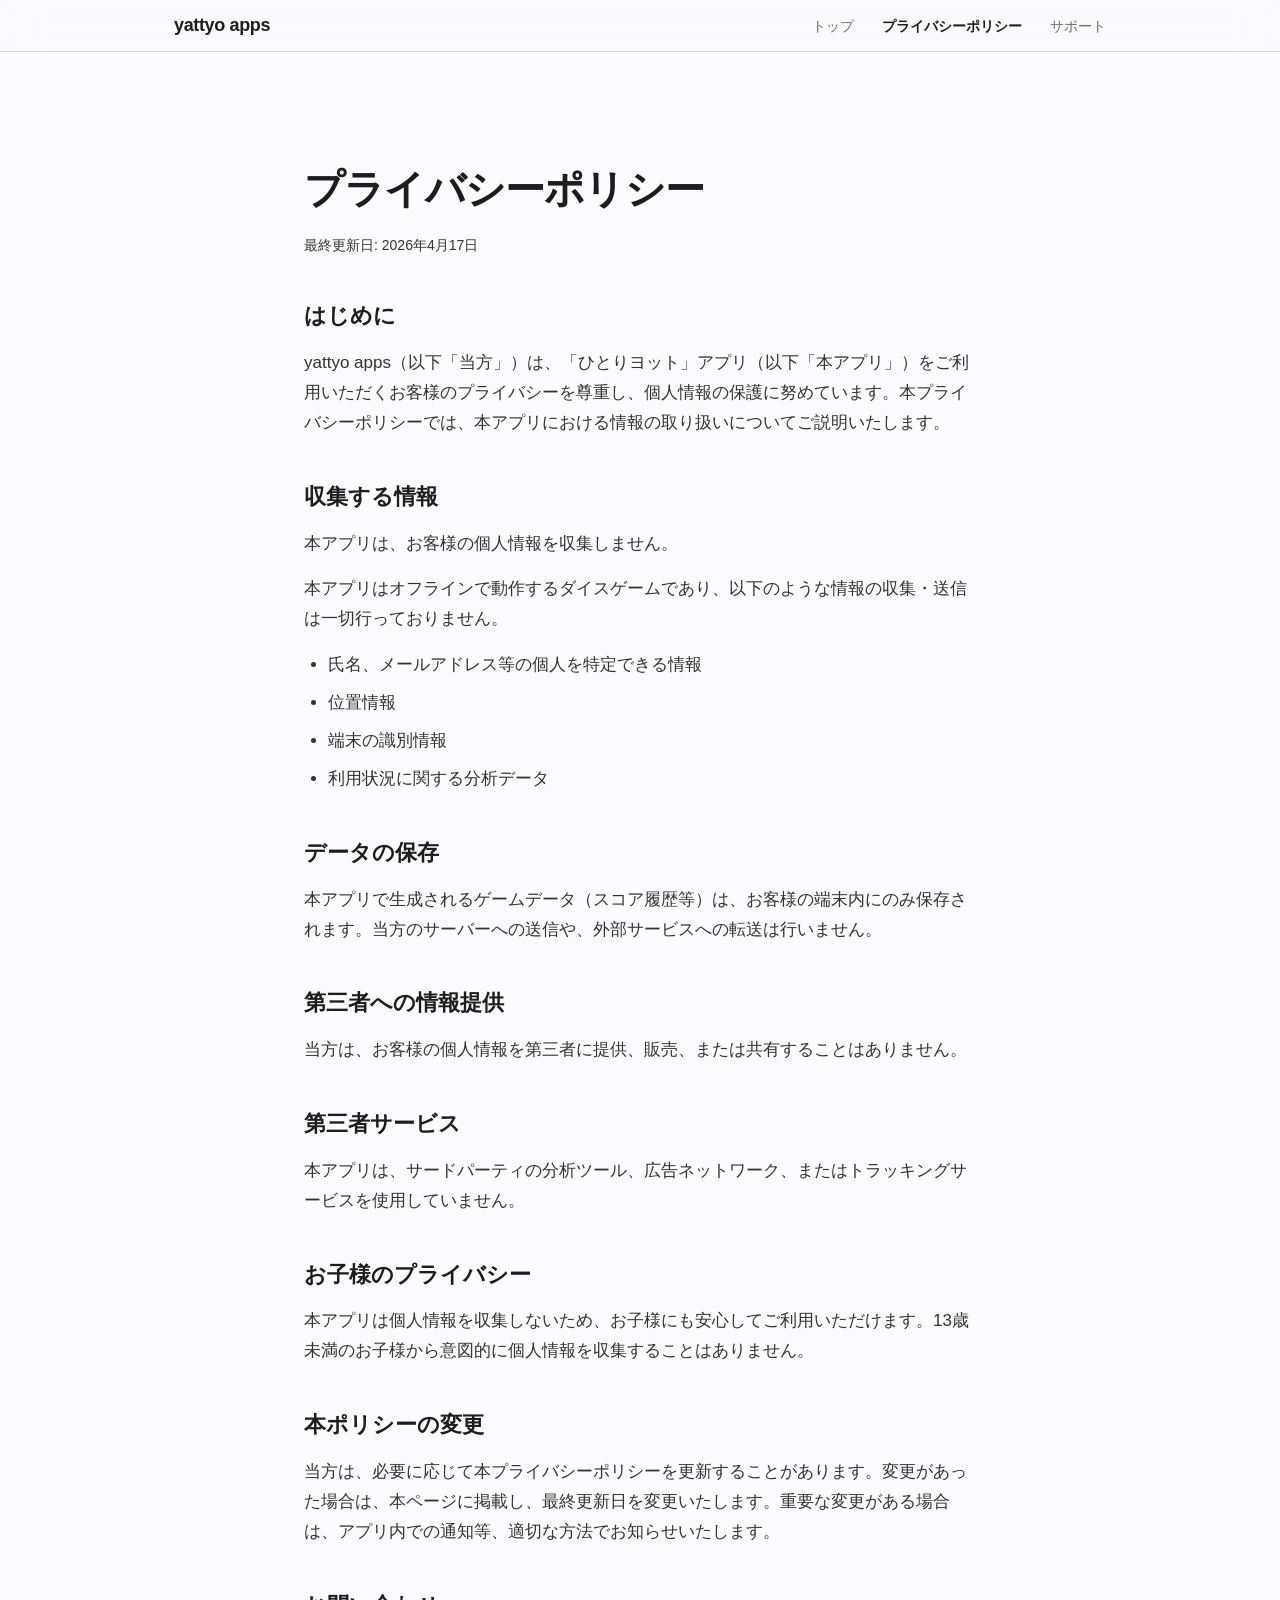
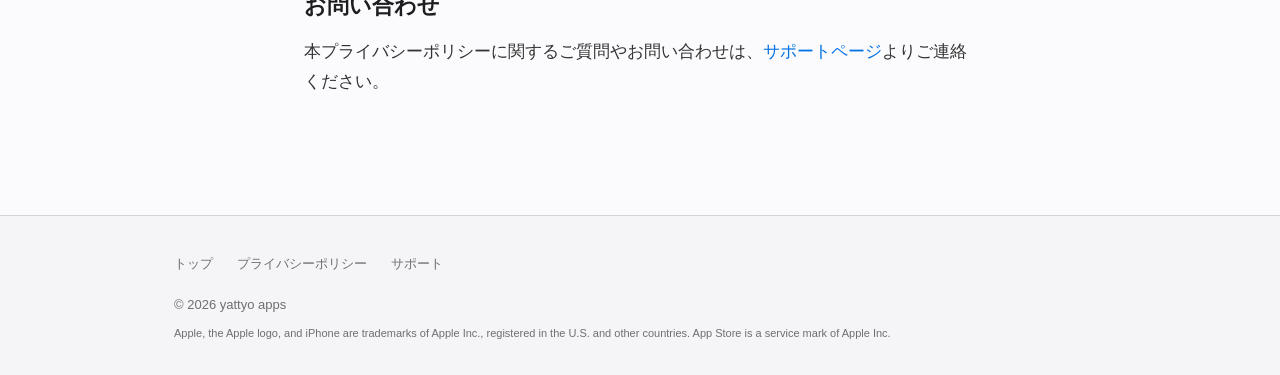
<file: privacy.html>
<!DOCTYPE html>
<html lang="ja">
<head>
  <meta charset="UTF-8">
  <meta name="viewport" content="width=device-width, initial-scale=1.0">
  <title>プライバシーポリシー | yattyo apps</title>
  <meta name="description" content="yattyo appsのプライバシーポリシー。ひとりヨットアプリにおける個人情報の取り扱いについて。">
  <link rel="stylesheet" href="css/style.css">
</head>
<body>

  <header class="site-header">
    <div class="header-inner">
      <a href="index.html" class="site-logo">yattyo apps</a>
      <nav>
        <ul class="site-nav">
          <li><a href="index.html">トップ</a></li>
          <li><a href="privacy.html" class="active">プライバシーポリシー</a></li>
          <li><a href="support.html">サポート</a></li>
        </ul>
      </nav>
    </div>
  </header>

  <main class="legal-content">
    <h1>プライバシーポリシー</h1>
    <p class="legal-meta">最終更新日: 2026年4月17日</p>

    <h2>はじめに</h2>
    <p>yattyo apps（以下「当方」）は、「ひとりヨット」アプリ（以下「本アプリ」）をご利用いただくお客様のプライバシーを尊重し、個人情報の保護に努めています。本プライバシーポリシーでは、本アプリにおける情報の取り扱いについてご説明いたします。</p>

    <h2>収集する情報</h2>
    <p>本アプリは、お客様の個人情報を収集しません。</p>
    <p>本アプリはオフラインで動作するダイスゲームであり、以下のような情報の収集・送信は一切行っておりません。</p>
    <ul>
      <li>氏名、メールアドレス等の個人を特定できる情報</li>
      <li>位置情報</li>
      <li>端末の識別情報</li>
      <li>利用状況に関する分析データ</li>
    </ul>

    <h2>データの保存</h2>
    <p>本アプリで生成されるゲームデータ（スコア履歴等）は、お客様の端末内にのみ保存されます。当方のサーバーへの送信や、外部サービスへの転送は行いません。</p>

    <h2>第三者への情報提供</h2>
    <p>当方は、お客様の個人情報を第三者に提供、販売、または共有することはありません。</p>

    <h2>第三者サービス</h2>
    <p>本アプリは、サードパーティの分析ツール、広告ネットワーク、またはトラッキングサービスを使用していません。</p>

    <h2>お子様のプライバシー</h2>
    <p>本アプリは個人情報を収集しないため、お子様にも安心してご利用いただけます。13歳未満のお子様から意図的に個人情報を収集することはありません。</p>

    <h2>本ポリシーの変更</h2>
    <p>当方は、必要に応じて本プライバシーポリシーを更新することがあります。変更があった場合は、本ページに掲載し、最終更新日を変更いたします。重要な変更がある場合は、アプリ内での通知等、適切な方法でお知らせいたします。</p>

    <h2>お問い合わせ</h2>
    <p>本プライバシーポリシーに関するご質問やお問い合わせは、<a href="support.html">サポートページ</a>よりご連絡ください。</p>
  </main>

  <footer class="site-footer">
    <div class="footer-inner">
      <ul class="footer-links">
        <li><a href="index.html">トップ</a></li>
        <li><a href="privacy.html">プライバシーポリシー</a></li>
        <li><a href="support.html">サポート</a></li>
      </ul>
      <p class="footer-copyright">&copy; 2026 yattyo apps</p>
      <p class="footer-trademark"><span lang="en">Apple, the Apple logo, and iPhone are trademarks of Apple Inc., registered in the U.S. and other countries. App Store is a service mark of Apple Inc.</span></p>
    </div>
  </footer>

</body>
</html>
</file>
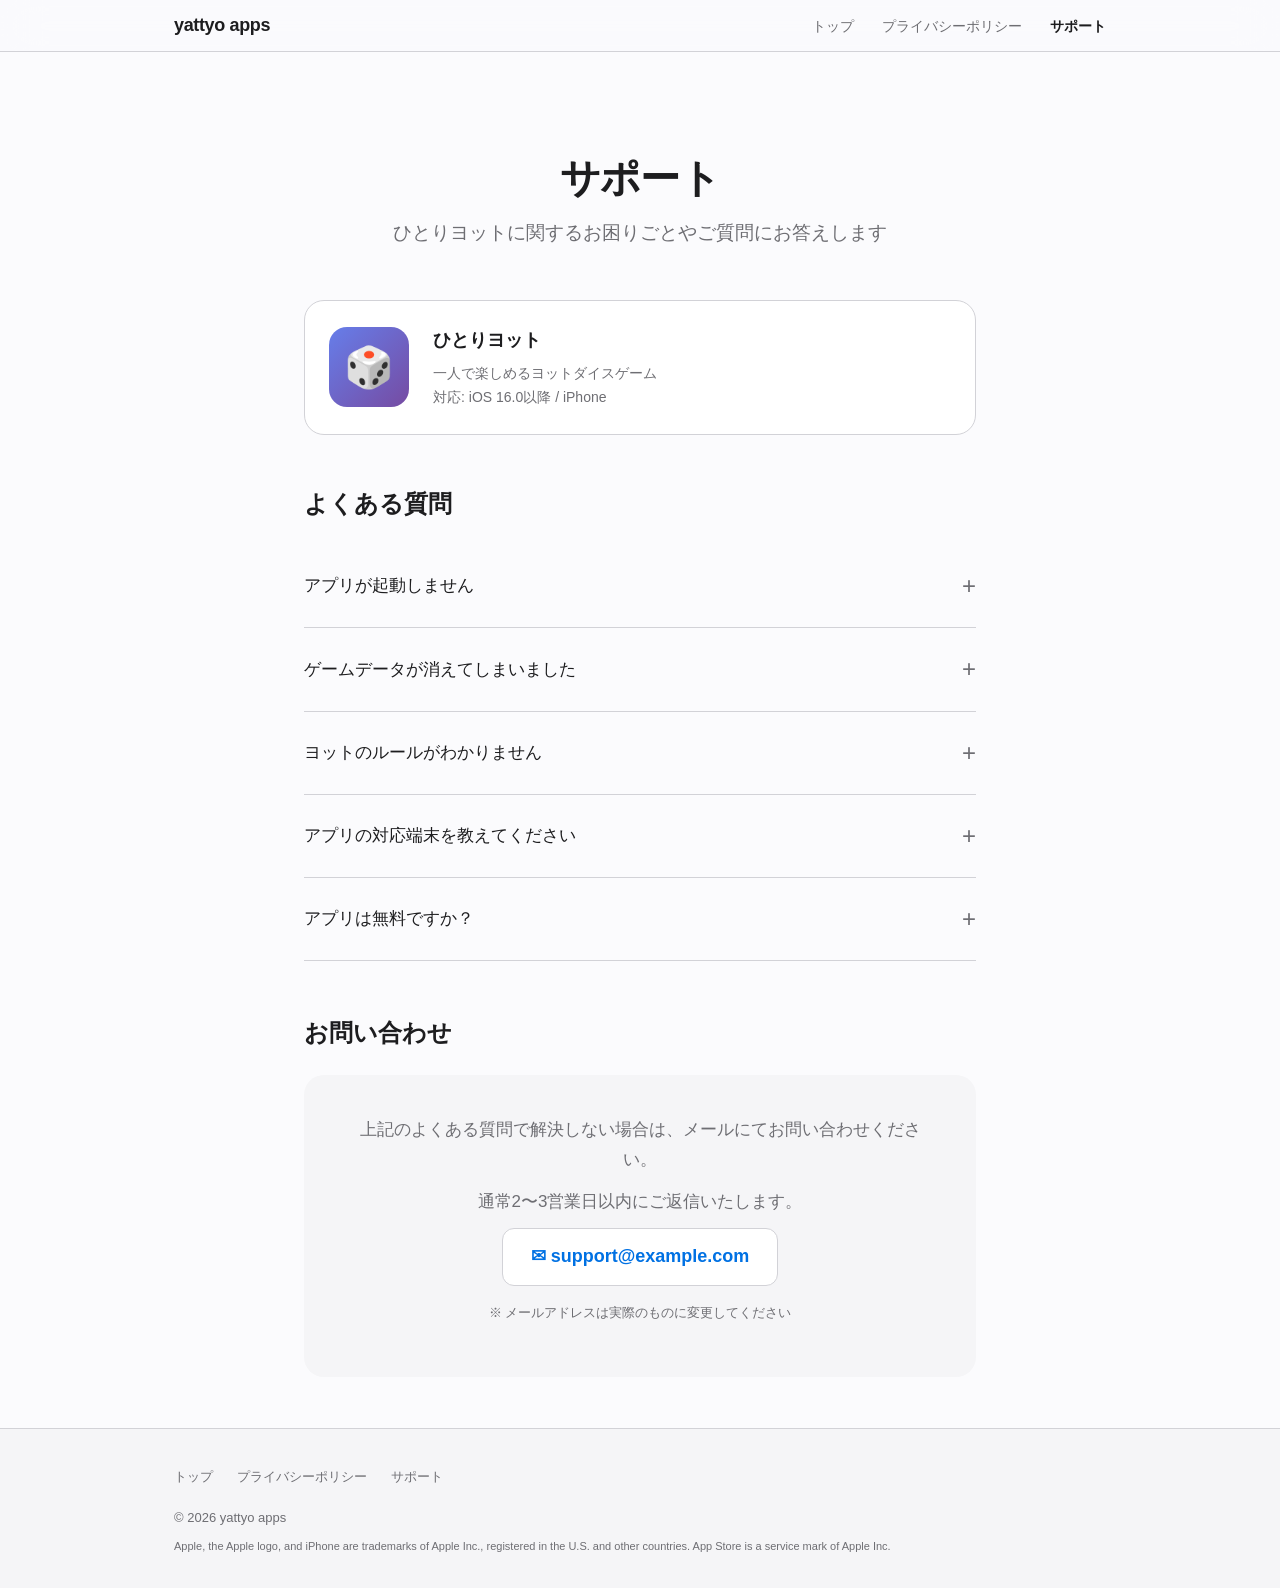
<file: support.html>
<!DOCTYPE html>
<html lang="ja">
<head>
  <meta charset="UTF-8">
  <meta name="viewport" content="width=device-width, initial-scale=1.0">
  <title>サポート | yattyo apps</title>
  <meta name="description" content="ひとりヨットアプリのサポートページ。よくある質問やお問い合わせ先をご案内します。">
  <link rel="stylesheet" href="css/style.css">
</head>
<body>

  <header class="site-header">
    <div class="header-inner">
      <a href="index.html" class="site-logo">yattyo apps</a>
      <nav>
        <ul class="site-nav">
          <li><a href="index.html">トップ</a></li>
          <li><a href="privacy.html">プライバシーポリシー</a></li>
          <li><a href="support.html" class="active">サポート</a></li>
        </ul>
      </nav>
    </div>
  </header>

  <main>
    <div class="support-header">
      <h1 class="section-title">サポート</h1>
      <p class="section-subtitle" style="margin: 0 auto;">ひとりヨットに関するお困りごとやご質問にお答えします</p>
    </div>

    <div class="support-section">
      <div class="app-info-card">
        <div class="app-info-icon">
          <span class="app-info-icon-emoji">🎲</span>
        </div>
        <div class="app-info-text">
          <h3>ひとりヨット</h3>
          <p>一人で楽しめるヨットダイスゲーム</p>
          <p>対応: iOS 16.0以降 / iPhone</p>
        </div>
      </div>

      <h2>よくある質問</h2>

      <details class="faq-item">
        <summary>アプリが起動しません</summary>
        <div class="faq-answer">
          <p>以下の手順をお試しください。</p>
          <p>1. アプリを完全に終了し、再度起動してください。<br>
          2. iPhoneを再起動してください。<br>
          3. App Storeでアプリが最新バージョンか確認し、アップデートがあれば更新してください。<br>
          4. 上記で解決しない場合は、アプリを一度削除して再インストールしてください（ゲームデータは失われる場合があります）。</p>
        </div>
      </details>

      <details class="faq-item">
        <summary>ゲームデータが消えてしまいました</summary>
        <div class="faq-answer">
          <p>本アプリのゲームデータは端末内にのみ保存されています。アプリを削除すると、スコア履歴等のデータは失われます。申し訳ございませんが、削除されたデータの復元はできません。</p>
        </div>
      </details>

      <details class="faq-item">
        <summary>ヨットのルールがわかりません</summary>
        <div class="faq-answer">
          <p>ヨットは5つのダイスを使ったダイスゲームです。1ターンに最大3回までダイスを振ることができ、残したいダイスを選んで固定できます。全13カテゴリーに一度ずつスコアを記録し、合計点を競います。</p>
          <p>主な役: ワンペア、スリーカード、フォーカード、フルハウス、小ストレート、大ストレート、ヨット（5つ全て同じ目）など。</p>
        </div>
      </details>

      <details class="faq-item">
        <summary>アプリの対応端末を教えてください</summary>
        <div class="faq-answer">
          <p>iOS 16.0以降を搭載したiPhoneに対応しています。iPadでもご利用いただけますが、iPhone向けに最適化されています。</p>
        </div>
      </details>

      <details class="faq-item">
        <summary>アプリは無料ですか？</summary>
        <div class="faq-answer">
          <p>はい、ひとりヨットは無料でダウンロードしてお楽しみいただけます。</p>
        </div>
      </details>
    </div>

    <div class="support-section">
      <h2>お問い合わせ</h2>
      <div class="contact-box">
        <p>上記のよくある質問で解決しない場合は、メールにてお問い合わせください。</p>
        <p>通常2〜3営業日以内にご返信いたします。</p>
        <a href="mailto:support@example.com" class="contact-email">
          ✉ support@example.com
        </a>
        <p style="margin-top: 16px; font-size: 13px;">※ メールアドレスは実際のものに変更してください</p>
      </div>
    </div>
  </main>

  <footer class="site-footer">
    <div class="footer-inner">
      <ul class="footer-links">
        <li><a href="index.html">トップ</a></li>
        <li><a href="privacy.html">プライバシーポリシー</a></li>
        <li><a href="support.html">サポート</a></li>
      </ul>
      <p class="footer-copyright">&copy; 2026 yattyo apps</p>
      <p class="footer-trademark"><span lang="en">Apple, the Apple logo, and iPhone are trademarks of Apple Inc., registered in the U.S. and other countries. App Store is a service mark of Apple Inc.</span></p>
    </div>
  </footer>

</body>
</html>
</file>
<file: css/style.css>
*,
*::before,
*::after {
  margin: 0;
  padding: 0;
  box-sizing: border-box;
}

:root {
  --color-bg: #fbfbfd;
  --color-surface: #ffffff;
  --color-text: #1d1d1f;
  --color-text-secondary: #6e6e73;
  --color-accent: #0071e3;
  --color-accent-hover: #0077ed;
  --color-border: #d2d2d7;
  --color-bg-secondary: #f5f5f7;
  --font-stack: -apple-system, BlinkMacSystemFont, "Hiragino Kaku Gothic ProN",
    "Hiragino Sans", Meiryo, sans-serif;
  --max-width: 980px;
  --section-padding: clamp(48px, 8vw, 120px);
  --header-height: 52px;
}

html {
  scroll-behavior: smooth;
  -webkit-text-size-adjust: 100%;
}

body {
  font-family: var(--font-stack);
  font-size: 17px;
  line-height: 1.76;
  color: var(--color-text);
  background-color: var(--color-bg);
  -webkit-font-smoothing: antialiased;
  -moz-osx-font-smoothing: grayscale;
}

a {
  color: var(--color-accent);
  text-decoration: none;
  transition: color 0.2s;
}

a:hover {
  color: var(--color-accent-hover);
  text-decoration: underline;
}

img {
  max-width: 100%;
  height: auto;
  display: block;
}

/* ==================
   Header / Navigation
   ================== */

.site-header {
  position: sticky;
  top: 0;
  z-index: 100;
  height: var(--header-height);
  background-color: rgba(251, 251, 253, 0.8);
  backdrop-filter: saturate(180%) blur(20px);
  -webkit-backdrop-filter: saturate(180%) blur(20px);
  border-bottom: 1px solid var(--color-border);
}

.header-inner {
  max-width: var(--max-width);
  margin: 0 auto;
  padding: 0 24px;
  height: 100%;
  display: flex;
  align-items: center;
  justify-content: space-between;
}

.site-logo {
  font-size: 18px;
  font-weight: 700;
  color: var(--color-text);
  text-decoration: none;
  letter-spacing: -0.02em;
}

.site-logo:hover {
  color: var(--color-text);
  text-decoration: none;
}

.site-nav {
  display: flex;
  gap: 28px;
  list-style: none;
}

.site-nav a {
  font-size: 14px;
  color: var(--color-text-secondary);
  transition: color 0.2s;
}

.site-nav a:hover {
  color: var(--color-text);
  text-decoration: none;
}

.site-nav a.active {
  color: var(--color-text);
  font-weight: 600;
}

/* ==================
   Container
   ================== */

.container {
  max-width: var(--max-width);
  margin: 0 auto;
  padding: 0 24px;
}

.section {
  padding: var(--section-padding) 0;
}

.section-title {
  font-size: clamp(28px, 4vw, 40px);
  font-weight: 700;
  letter-spacing: -0.02em;
  line-height: 1.2;
  margin-bottom: 16px;
}

.section-subtitle {
  font-size: clamp(16px, 2vw, 19px);
  color: var(--color-text-secondary);
  line-height: 1.6;
  max-width: 600px;
}

.section-center {
  text-align: center;
}

.section-center .section-subtitle {
  margin: 0 auto;
}

/* ==================
   Hero
   ================== */

.hero {
  padding: clamp(60px, 12vw, 160px) 0 var(--section-padding);
  text-align: center;
  background: linear-gradient(180deg, #f5f5f7 0%, var(--color-bg) 100%);
}

.hero-icon {
  width: 128px;
  height: 128px;
  border-radius: 28px;
  background: linear-gradient(135deg, #667eea 0%, #764ba2 100%);
  margin: 0 auto 32px;
  display: flex;
  align-items: center;
  justify-content: center;
  box-shadow: 0 8px 32px rgba(102, 126, 234, 0.3);
}

.hero-icon-emoji {
  font-size: 64px;
  line-height: 1;
}

.hero-title {
  font-size: clamp(36px, 6vw, 56px);
  font-weight: 700;
  letter-spacing: -0.03em;
  line-height: 1.1;
  margin-bottom: 16px;
}

.hero-tagline {
  font-size: clamp(18px, 2.5vw, 24px);
  color: var(--color-text-secondary);
  margin-bottom: 40px;
  line-height: 1.5;
}

.hero-badges {
  display: flex;
  justify-content: center;
  gap: 16px;
  flex-wrap: wrap;
}

.app-store-badge {
  display: inline-block;
  height: 48px;
  transition: opacity 0.2s;
}

.app-store-badge:hover {
  opacity: 0.8;
}

.app-store-badge img {
  height: 48px;
  width: auto;
}

.badge-placeholder {
  display: inline-flex;
  align-items: center;
  gap: 8px;
  padding: 12px 24px;
  background-color: var(--color-text);
  color: #fff;
  border-radius: 12px;
  font-size: 16px;
  font-weight: 600;
  transition: background-color 0.2s;
}

.badge-placeholder:hover {
  background-color: #333;
  color: #fff;
  text-decoration: none;
}

.badge-placeholder .badge-icon {
  font-size: 24px;
}

/* ==================
   Features
   ================== */

.features-grid {
  display: grid;
  grid-template-columns: repeat(auto-fit, minmax(240px, 1fr));
  gap: 32px;
  margin-top: 48px;
}

.feature-card {
  background: var(--color-surface);
  border-radius: 20px;
  padding: 36px 28px;
  text-align: center;
  border: 1px solid var(--color-border);
  transition: transform 0.3s, box-shadow 0.3s;
}

.feature-card:hover {
  transform: translateY(-4px);
  box-shadow: 0 8px 24px rgba(0, 0, 0, 0.06);
}

.feature-icon {
  font-size: 40px;
  margin-bottom: 16px;
  display: block;
}

.feature-card h3 {
  font-size: 18px;
  font-weight: 600;
  margin-bottom: 8px;
}

.feature-card p {
  font-size: 15px;
  color: var(--color-text-secondary);
  line-height: 1.7;
}

/* ==================
   About
   ================== */

.about-content {
  max-width: 680px;
  margin: 0 auto;
  text-align: center;
}

.about-content p {
  font-size: 17px;
  color: var(--color-text-secondary);
  line-height: 1.8;
  margin-bottom: 16px;
}

/* ==================
   Legal (Privacy Policy)
   ================== */

.legal-content {
  max-width: 720px;
  margin: 0 auto;
  padding: var(--section-padding) 24px;
}

.legal-content h1 {
  font-size: clamp(28px, 4vw, 40px);
  font-weight: 700;
  letter-spacing: -0.02em;
  margin-bottom: 8px;
}

.legal-meta {
  font-size: 14px;
  color: var(--color-text-secondary);
  margin-bottom: 48px;
}

.legal-content h2 {
  font-size: 22px;
  font-weight: 600;
  margin-top: 40px;
  margin-bottom: 12px;
}

.legal-content p {
  margin-bottom: 16px;
  color: #333;
}

.legal-content ul {
  padding-left: 24px;
  margin-bottom: 16px;
}

.legal-content li {
  margin-bottom: 8px;
  color: #333;
}

/* ==================
   Support
   ================== */

.support-header {
  text-align: center;
  padding: var(--section-padding) 24px clamp(32px, 4vw, 64px);
}

.support-section {
  max-width: 720px;
  margin: 0 auto;
  padding: 0 24px clamp(32px, 4vw, 64px);
}

.support-section h2 {
  font-size: 24px;
  font-weight: 600;
  margin-bottom: 20px;
}

.faq-item {
  border-bottom: 1px solid var(--color-border);
}

.faq-item:first-child {
  border-top: 1px solid var(--color-border);
}

.faq-item summary {
  padding: 20px 0;
  font-size: 17px;
  font-weight: 500;
  cursor: pointer;
  list-style: none;
  display: flex;
  justify-content: space-between;
  align-items: center;
}

.faq-item summary::-webkit-details-marker {
  display: none;
}

.faq-item summary::after {
  content: "+";
  font-size: 24px;
  font-weight: 300;
  color: var(--color-text-secondary);
  transition: transform 0.3s;
  flex-shrink: 0;
  margin-left: 16px;
}

.faq-item[open] summary::after {
  content: "\2212";
}

.faq-answer {
  padding: 0 0 20px;
  font-size: 15px;
  color: var(--color-text-secondary);
  line-height: 1.8;
}

.contact-box {
  background: var(--color-bg-secondary);
  border-radius: 20px;
  padding: 40px;
  text-align: center;
  margin-top: 16px;
}

.contact-box p {
  margin-bottom: 12px;
  color: var(--color-text-secondary);
}

.contact-email {
  display: inline-flex;
  align-items: center;
  gap: 8px;
  font-size: 18px;
  font-weight: 600;
  color: var(--color-accent);
  padding: 12px 28px;
  background: var(--color-surface);
  border-radius: 12px;
  border: 1px solid var(--color-border);
  transition: all 0.2s;
}

.contact-email:hover {
  text-decoration: none;
  background: var(--color-accent);
  color: #fff;
  border-color: var(--color-accent);
}

.app-info-card {
  display: flex;
  align-items: center;
  gap: 24px;
  background: var(--color-surface);
  border: 1px solid var(--color-border);
  border-radius: 20px;
  padding: 24px;
  margin-bottom: 48px;
}

.app-info-icon {
  width: 80px;
  height: 80px;
  border-radius: 18px;
  background: linear-gradient(135deg, #667eea 0%, #764ba2 100%);
  display: flex;
  align-items: center;
  justify-content: center;
  flex-shrink: 0;
}

.app-info-icon-emoji {
  font-size: 40px;
  line-height: 1;
}

.app-info-text h3 {
  font-size: 18px;
  font-weight: 600;
  margin-bottom: 4px;
}

.app-info-text p {
  font-size: 14px;
  color: var(--color-text-secondary);
}

/* ==================
   Footer
   ================== */

.site-footer {
  border-top: 1px solid var(--color-border);
  padding: 32px 0;
  background: var(--color-bg-secondary);
}

.footer-inner {
  max-width: var(--max-width);
  margin: 0 auto;
  padding: 0 24px;
}

.footer-links {
  display: flex;
  gap: 24px;
  list-style: none;
  margin-bottom: 16px;
  flex-wrap: wrap;
}

.footer-links a {
  font-size: 13px;
  color: var(--color-text-secondary);
}

.footer-links a:hover {
  color: var(--color-text);
}

.footer-copyright {
  font-size: 13px;
  color: var(--color-text-secondary);
  margin-bottom: 8px;
}

.footer-trademark {
  font-size: 11px;
  color: var(--color-text-secondary);
  line-height: 1.6;
}

/* ==================
   Responsive
   ================== */

@media (max-width: 768px) {
  :root {
    --header-height: 48px;
  }

  .site-nav {
    gap: 16px;
  }

  .site-nav a {
    font-size: 13px;
  }

  .hero-icon {
    width: 96px;
    height: 96px;
    border-radius: 22px;
    margin-bottom: 24px;
  }

  .hero-icon-emoji {
    font-size: 48px;
  }

  .features-grid {
    grid-template-columns: 1fr;
    gap: 16px;
  }

  .feature-card {
    padding: 28px 24px;
  }

  .contact-box {
    padding: 28px 20px;
  }

  .app-info-card {
    flex-direction: column;
    text-align: center;
  }

  .footer-links {
    flex-direction: column;
    gap: 12px;
  }
}

@media (prefers-color-scheme: dark) {
  :root {
    --color-bg: #000000;
    --color-surface: #1c1c1e;
    --color-text: #f5f5f7;
    --color-text-secondary: #98989d;
    --color-border: #38383a;
    --color-bg-secondary: #1c1c1e;
    --color-accent: #2997ff;
    --color-accent-hover: #4db1ff;
  }

  .site-header {
    background-color: rgba(0, 0, 0, 0.8);
  }

  .hero {
    background: linear-gradient(180deg, #1c1c1e 0%, var(--color-bg) 100%);
  }

  .legal-content p,
  .legal-content li {
    color: var(--color-text-secondary);
  }

  .badge-placeholder {
    background-color: #f5f5f7;
    color: #000;
  }

  .badge-placeholder:hover {
    background-color: #e0e0e0;
    color: #000;
  }
}
</file>
